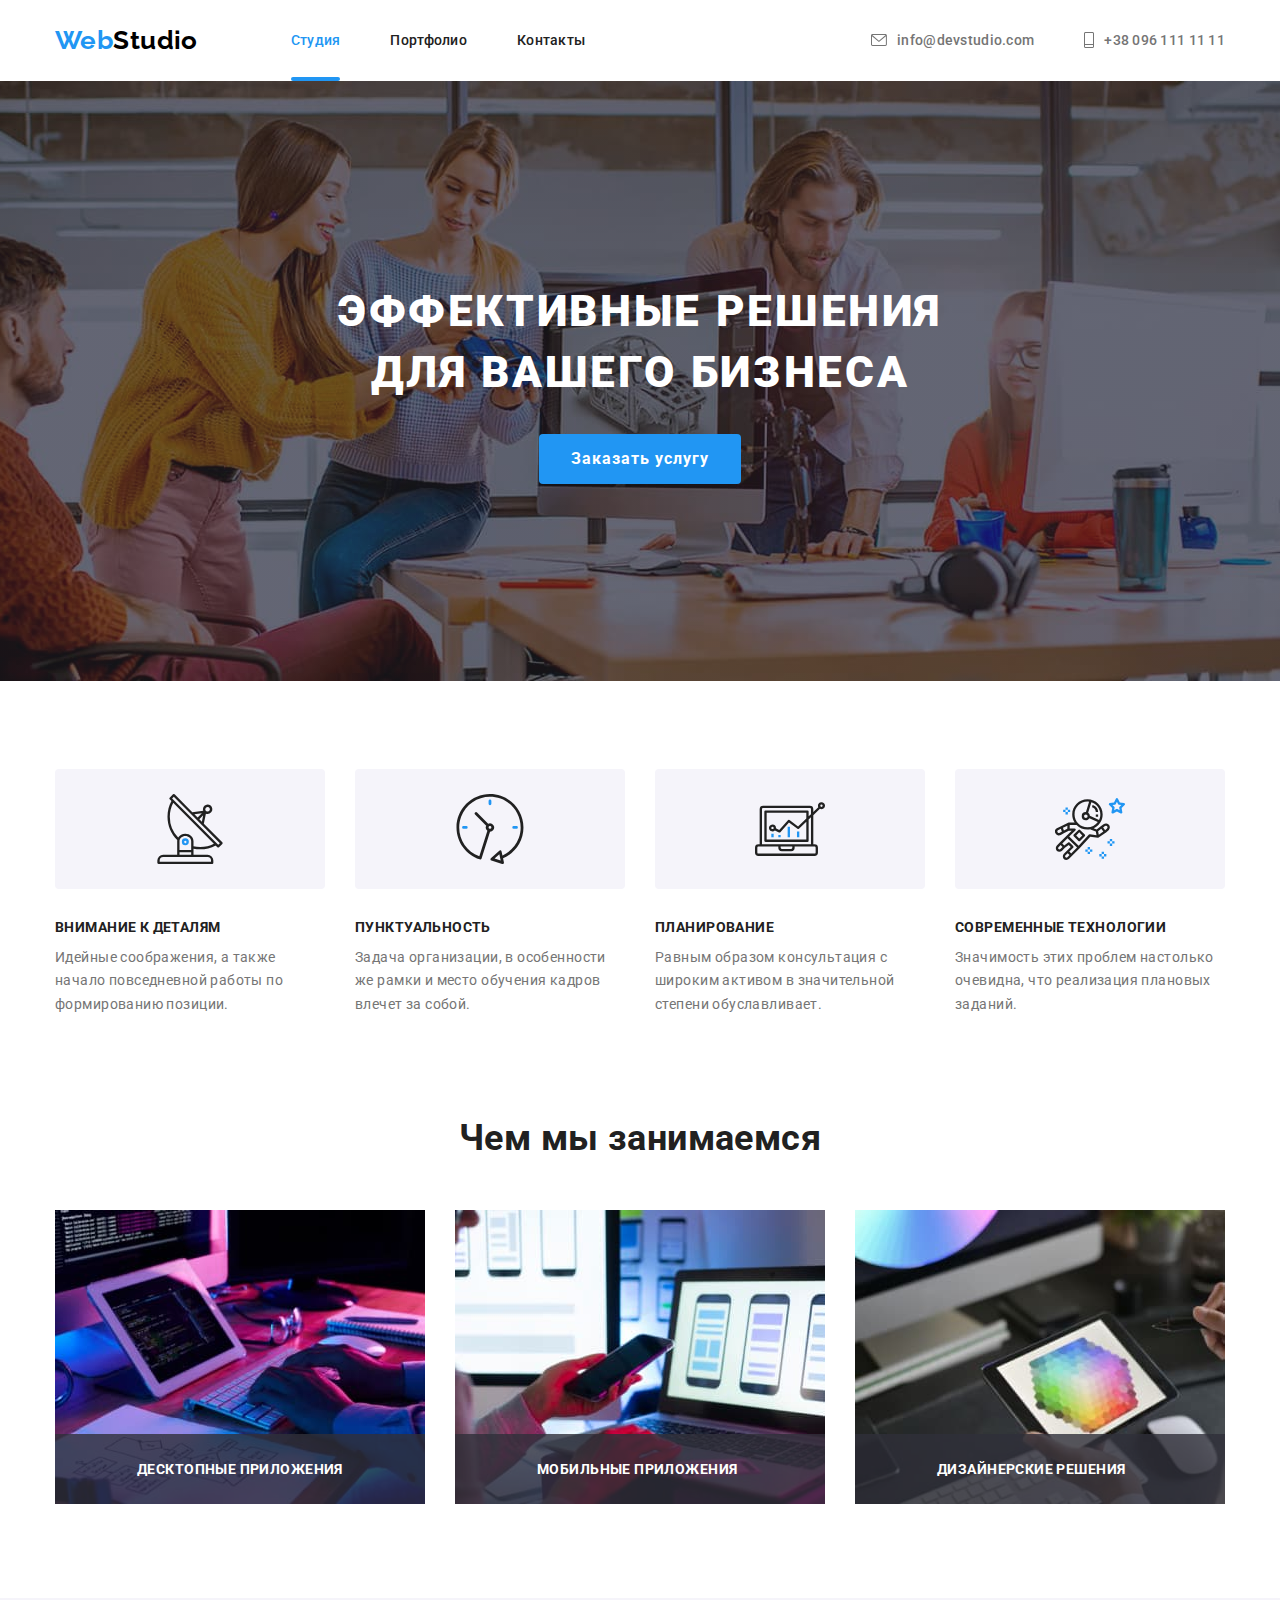
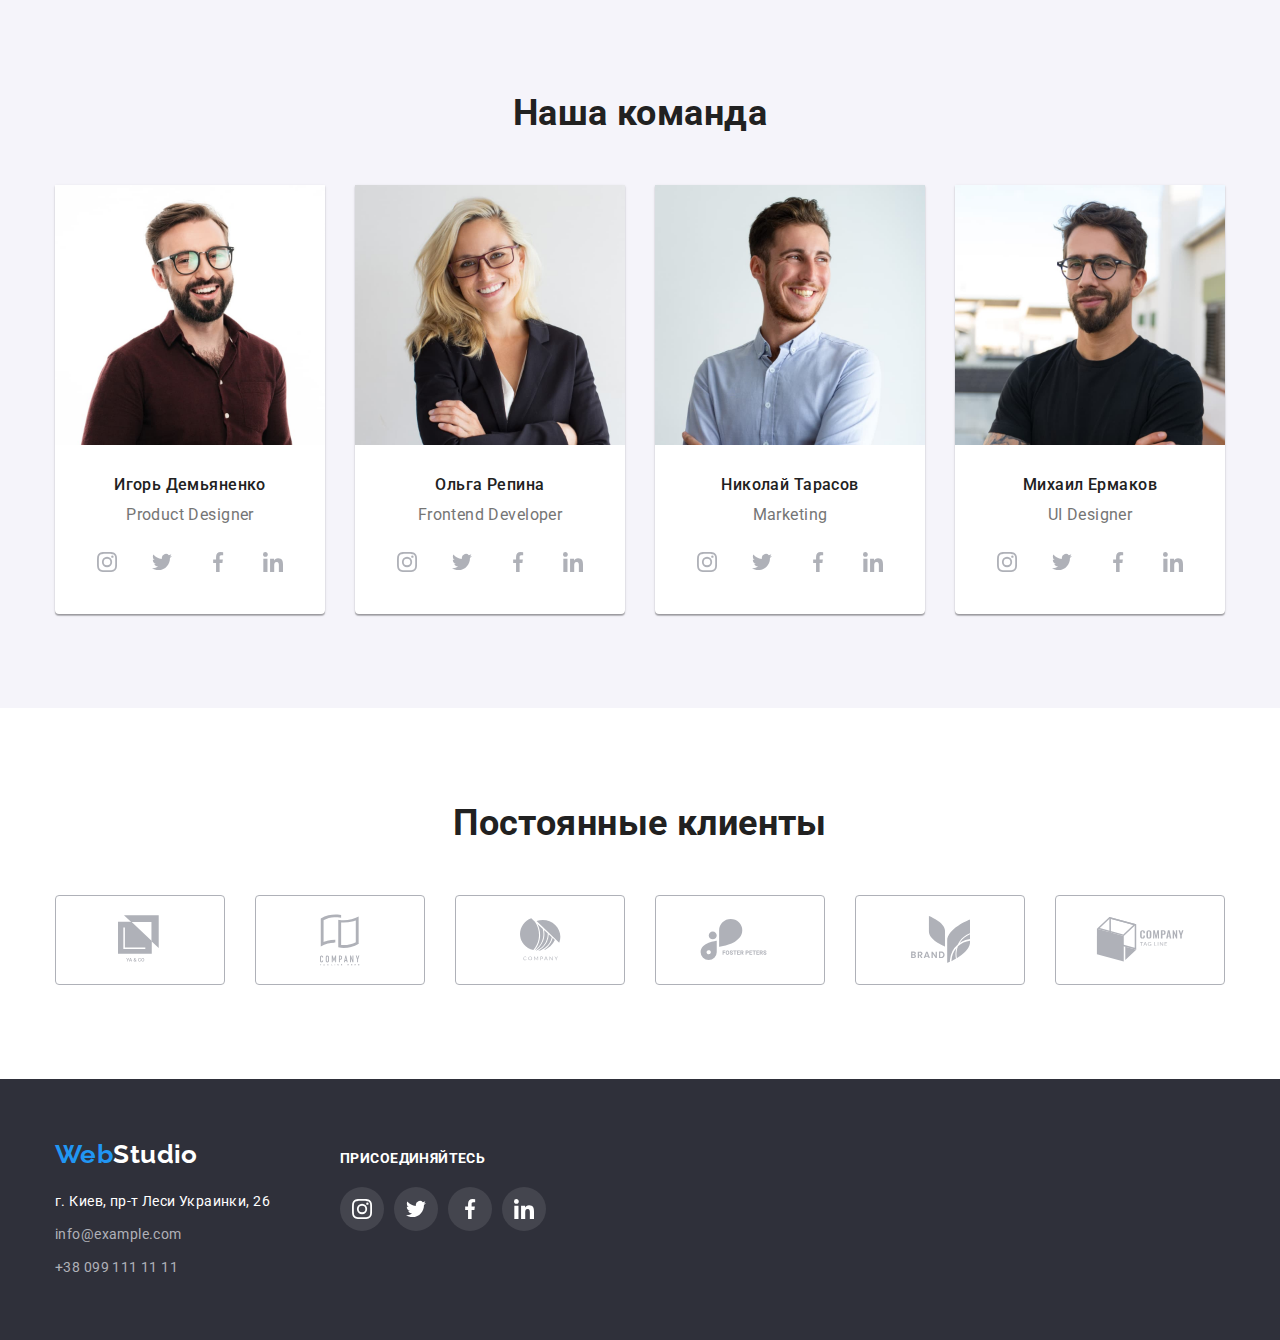
<file: index.html>
<!DOCTYPE html>
<html lang="ru">

<head>
    <meta charset="UTF-8">
    <meta name="viewport" content="width=device-width, initial-scale=1.0">
    <title lang="en">WebStudio</title>
    <link rel="stylesheet"
        href="https://cdnjs.cloudflare.com/ajax/libs/modern-normalize/1.0.0/modern-normalize.min.css">
    <link rel="preconnect" href="https://fonts.gstatic.com">
    <link
        href="https://fonts.googleapis.com/css2?family=Raleway:wght@700&family=Roboto:wght@400;500;700;900&display=swap"
        rel="stylesheet">
    <link href="./css/styles.css" rel="stylesheet">
</head>

<body>
    <!--Шапка сайта-->
    <header>
        <div class="container">
            <nav class="navigation">
                <a class="link-logo" href="./index.html" title="WebStudio">Web<span
                        class="logo-studio">Studio</span></a>
                <ul class="list nav-list">
                    <li class="current-link-item"><a class="current link" href="./index.html">Студия</a></li>
                    <li><a class="nav link" href="./portfolio.html" target="_blank">Портфолио</a></li>
                    <li><a class="nav link" href="#">Контакты</a></li>
                </ul>
            </nav>
            <ul class="contacts-list">
                <li class="item">
                    <a class="contact-link" href="mailto:info@devstudio.com" title="Написать">
                        <svg class="icon-envelope" width="16" height="12" aria-label="письмо">
                            <use href="./svg.opt/new-sprite.svg#icon-envelope"></use>
                        </svg>
                        info@devstudio.com
                    </a>
                </li>
                
                <li class="item">
                    <a class="contact-link" href="tel:+380961111111" title="Позвонить"> 
                        <svg class="icon-smartphone" width="10" height="16" aria-label="телефон">
                            <use href="./svg.opt/new-sprite.svg#icon-smartphone"></use>
                        </svg>
                        +38 096 111 11 11
                    </a>
                </li>
            </ul>
        </div>
    </header>
    <!--Основная информация-->
    <main>
        <!--Hero-->
        <section class="hero overlay">
            <div class="container">
                <div class="hero-info">
                    <h1 class="hero-title">Эффективные решения для вашего бизнеса</h1>
                    <button class="hero-button" type="button" title="Сделать заказ" data-modal-open>Заказать услугу</button>
                </div>
            </div>
        </section>

        <section class="strengths">
            <div class="container">
                <h2 class="visually-hidden">Наши сильные стороны</h2>
                <ul class="descript-list">
                    <li class="descript-list-item">
                        <div class="descript-picture">
                            <svg class="descript-picture-item" width="70" height="70">
                                <use href="./svg.opt/new-sprite.svg#icon-antenna"></use>
                            </svg>
                        </div>
                        <h3 class="descript-list-title">Внимание к деталям</h3>
                        <p class="descript-list-text">Идейные соображения, а также начало повседневной работы по
                            формированию позиции.
                        </p>

                    </li>
                    <li class="descript-list-item">
                        <div class="descript-picture">
                            <svg class="descript-picture-item" width="70" height="70">
                                <use href="./svg.opt/new-sprite.svg#icon-clock"></use>
                            </svg>
                        </div>
                        <h3 class="descript-list-title">Пунктуальность</h3>
                        <p class="descript-list-text">Задача организации, в особенности же рамки и место обучения кадров
                            влечет за собой.
                        </p>
                    </li>
                    <li class="descript-list-item">
                        <div class="descript-picture">
                            <svg class="descript-picture-item" width="70" height="70">
                                <use href="./svg.opt/new-sprite.svg#icon-diagram"></use>
                            </svg>
                        </div>
                        <h3 class="descript-list-title">Планирование</h3>
                        <p class="descript-list-text">Равным образом консультация с широким активом в значительной
                            степени обуславливает.
                        </p>
                    </li>
                    <li class="descript-list-item">
                        <div class="descript-picture">
                            <svg class="descript-picture-item" width="70" height="70">
                                <use href="./svg.opt/new-sprite.svg#icon-astronaut"></use>
                            </svg>
                        </div>
                        <h3 class="descript-list-title">Современные технологии</h3>
                        <p class="descript-list-text">Значимость этих проблем настолько очевидна, что реализация
                            плановых заданий.
                        </p>
                    </li>
                </ul>
            </div>
        </section>

        <section class="tasks">
            <div class="container">
                <h2 class="section-title">Чем мы занимаемся</h2>
                <ul class="pictures-list">
                    <li class="pictures-list-item">
                            <img class="pictures-list-photo" src="./img/photo1.jpg" alt="Программист пишет код" width="370" height="294">
                        <div class="pictures-list-box">
                            <p class="pictures-list-text">Десктопные приложения</p>
                        </div>
                    </li>
                    <li class="pictures-list-item">
                        <img class="pictures-list-photo" src="./img/photo2.jpg" alt="Дизайнеры разрабатывают интерфейс приложения" width="370" height="294">
                        <div class="pictures-list-box">
                            <p class="pictures-list-text">Мобильные приложения</p>
                        </div>
                    </li>
                    <li class="pictures-list-item">
                        <img class="pictures-list-photo" src="./img/photo3.jpg" alt="Вебдизайнер работает с цветом на графическом планшете" width="370" height="294">
                        <div class="pictures-list-box">
                            <p class="pictures-list-text">Дизайнерские решения</p>
                        </div>
                    </li>
                </ul>
            </div>
        </section>
        <section class="our-team">
            <div class="container">
                <h2 class="section-title">Наша команда</h2>
                <ul class="team-list">
                    <li class="worker-info-item">
                        <img class="worker-photo" src="./img/Игорь.jpg" alt="Игорь Демьяненко" height="260" width="270"
                            title="Product Designer">
                        <div class="card-info">
                            <h3 class="worker-name">Игорь Демьяненко</h3>
                            <p class="worker-position" lang="en">Product Designer</p>
                            <ul class="social-list">
                                <li class="social-list-item">
                                    <a href="" class="social-list-link">
                                        <svg class="social-list-icon">
                                            <use href="./svg.opt/new-sprite.svg#icon-instagram"></use>
                                        </svg>
                                    </a>
                                </li>
                                <li class="social-list-item">
                                    <a href="" class="social-list-link">
                                        <svg class="social-list-icon">
                                            <use href="./svg.opt/new-sprite.svg#icon-twitter"></use>
                                        </svg>
                                    </a>
                                </li>
                                <li class="social-list-item">
                                    <a href="" class="social-list-link">
                                        <svg class="social-list-icon">
                                            <use href="./svg.opt/new-sprite.svg#icon-facebook"></use>
                                        </svg>
                                    </a>
                                </li>
                                <li class="social-list-item">
                                    <a href="" class="social-list-link">
                                        <svg class="social-list-icon">
                                            <use href="./svg.opt/new-sprite.svg#icon-linkedin"></use>
                                        </svg>
                                    </a>
                                </li>
                            </ul>
                        </div>

                    </li>
                    <li class="worker-info-item">
                        <img class="worker-photo" src="./img/Ольга.jpg" alt="Ольга Репина" height="260" width="270"
                            title="Frontend Developer">
                        <div class="card-info">
                            <h3 class="worker-name">Ольга Репина</h3>
                            <p class="worker-position" lang="en">Frontend Developer</p>
                            <ul class="social-list">
                                <li class="social-list-item">
                                    <a href="" class="social-list-link">
                                        <svg class="social-list-icon">
                                            <use href="./svg.opt/new-sprite.svg#icon-instagram"></use>
                                        </svg>
                                    </a>
                                </li>
                                <li class="social-list-item">
                                    <a href="" class="social-list-link">
                                        <svg class="social-list-icon">
                                            <use href="./svg.opt/new-sprite.svg#icon-twitter"></use>
                                        </svg>
                                    </a>
                                </li>
                                <li class="social-list-item">
                                    <a href="" class="social-list-link">
                                        <svg class="social-list-icon">
                                            <use href="./svg.opt/new-sprite.svg#icon-facebook"></use>
                                        </svg>
                                    </a>
                                </li>
                                <li class="social-list-item">
                                    <a href="" class="social-list-link">
                                        <svg class="social-list-icon">
                                            <use href="./svg.opt/new-sprite.svg#icon-linkedin"></use>
                                        </svg>
                                    </a>
                                </li>
                            </ul>
                        </div>
                    </li>

                    <li class="worker-info-item">
                        <img class="worker-photo" src="./img/Николай.jpg" alt="Николай Тарасов" height="260" width="270"
                            title="Marketing">
                        <div class="card-info">
                            <h3 class="worker-name">Николай Тарасов</h3>
                            <p class="worker-position" lang="en">Marketing</p>
                            <ul class="social-list">
                                <li class="social-list-item">
                                    <a href="" class="social-list-link">
                                        <svg class="social-list-icon">
                                            <use href="./svg.opt/new-sprite.svg#icon-instagram"></use>
                                        </svg>
                                    </a>
                                </li>
                                <li class="social-list-item">
                                    <a href="" class="social-list-link">
                                        <svg class="social-list-icon">
                                            <use href="./svg.opt/new-sprite.svg#icon-twitter"></use>
                                        </svg>
                                    </a>
                                </li>
                                <li class="social-list-item">
                                    <a href="" class="social-list-link">
                                        <svg class="social-list-icon">
                                            <use href="./svg.opt/new-sprite.svg#icon-facebook"></use>
                                        </svg>
                                    </a>
                                </li>
                                <li class="social-list-item">
                                    <a href="" class="social-list-link">
                                        <svg class="social-list-icon">
                                            <use href="./svg.opt/new-sprite.svg#icon-linkedin"></use>
                                        </svg>
                                    </a>
                                </li>
                            </ul>
                        </div>
                    </li>
                    
                    <li class="worker-info-item">
                        <img class="worker-photo" src="./img/Михаил.jpg" alt="Михаил Ермаков" height="260" width="270"
                            title="UI Designer">
                        <div class="card-info">
                            <h3 class="worker-name">Михаил Ермаков</h3>
                            <p class="worker-position" lang="en">UI Designer</p>
                            <ul class="social-list">
                                <li class="social-list-item">
                                    <a href="" class="social-list-link">
                                        <svg class="social-list-icon">
                                            <use href="./svg.opt/new-sprite.svg#icon-instagram"></use>
                                        </svg>
                                    </a>
                                </li>
                                <li class="social-list-item">
                                    <a href="" class="social-list-link">
                                        <svg class="social-list-icon">
                                            <use href="./svg.opt/new-sprite.svg#icon-twitter"></use>
                                        </svg>
                                    </a>
                                </li>
                                <li class="social-list-item">
                                    <a href="" class="social-list-link">
                                        <svg class="social-list-icon">
                                            <use href="./svg.opt/new-sprite.svg#icon-facebook"></use>
                                        </svg>
                                    </a>
                                </li>
                                <li class="social-list-item">
                                    <a href="" class="social-list-link">
                                        <svg class="social-list-icon">
                                            <use href="./svg.opt/new-sprite.svg#icon-linkedin"></use>
                                        </svg>
                                    </a>
                                </li>
                            </ul>
                        </div>
                    </li>
                </ul>
            </div>
        </section>

        <section class="clients">
            <div class="container">
                <h2 class="section-title">Постоянные клиенты</h2>
                <ul class="clients-list">
                    <li class="clients-list-item">
                        <a href="" class="clients-list-link">
                            <svg class="clients-list-icon" width="45px" height="50px">
                                <use href="./svg.opt/new-sprite.svg#icon-client_1"></use>
                            </svg>
                        </a>
                    </li>
                    <li class="clients-list-item">
                        <a href="" class="clients-list-link">
                            <svg class="clients-list-icon" width="40" height="52">
                                <use href="./svg.opt/new-sprite.svg#icon-client_2"></use>
                            </svg>
                        </a>
                    </li>
                    <li class="clients-list-item">
                        <a href="" class="clients-list-link">
                            <svg class="clients-list-icon" width="41" height="43">
                                <use href="./svg.opt/new-sprite.svg#icon-client_3" ></use>
                            </svg>
                        </a>
                    </li>
                    <li class="clients-list-item">
                        <a href="" class="clients-list-link">
                            <svg class="clients-list-icon" width="80" height="42">
                                <use href="./svg.opt/new-sprite.svg#icon-client_4"></use>
                            </svg>
                        </a>
                    </li>
                    <li class="clients-list-item">
                        <a href="" class="clients-list-link">
                            <svg class="clients-list-icon" width="59" height="47">
                                <use href="./svg.opt/new-sprite.svg#icon-client_5"></use>
                            </svg>
                        </a>
                    </li>
                    <li class="clients-list-item">
                        <a href="" class="clients-list-link">
                            <svg class="clients-list-icon" width="89" height="45">
                                <use href="./svg.opt/new-sprite.svg#icon-client_6"></use>
                            </svg>
                        </a>
                    </li>
                </ul>
            </div>
        </section>
    </main>

    <!--Подвал-->
    <footer class="footer">
        <div class="container footer-container">
            <div class="footer-address">
                <a class="link-logo" href="./index.html" title="WebStudio">Web<span
                        class="footer-logo-studio">Studio</span></a>
                <address class="address">
                    <p class="location">г. Киев, пр-т Леси Украинки, 26</p>
                    <ul class="footer-contacts-list">
                        <li class="footer-list-item">
                            <a class="footer-contact-link" href="mailto:info@example.com" title="Написать">info@example.com</a>
                        </li>
                        <li>
                            <a class="footer-contact-link" href="tel:+380991111111" title="Позвонить">+38 099 111 11 11</a>
                        </li>
                    </ul>
                </address>
            </div>
            <div class="footer-socialnet">
                <p class="footer-text">Присоединяйтесь</p>
                <ul class="list social-list">
                    <li class="social-item">
                        <a href="" class="social-link">
                            <svg class="social-icon" width="20" height="20">
                                <use href="./svg.opt/new-sprite.svg#icon-instagram"></use>
                            </svg>
                        </a>
                    </li>
            
                    <li class="social-item">
                        <a href="" class="social-link">
                            <svg class="social-icon" width="20" height="20">
                                <use href="./svg.opt/new-sprite.svg#icon-twitter"></use>
                            </svg>
                        </a>
                    </li>
                    <li class="social-item">
                        <a href="" class="social-link">
                            <svg class="social-icon" width="20" height="20">
                                <use href="./svg.opt/new-sprite.svg#icon-facebook"></use>
                            </svg>
                        </a>
                    </li>
                    <li class="social-item">
                        <a href="" class="social-link">
                            <svg class="social-icon" width="20" height="20">
                                <use href="./svg.opt/new-sprite.svg#icon-linkedin"></use>
                            </svg>
                        </a>
                    </li>
                </ul>
            </div>

        </div>
    </footer>

    <div class="backdrop is-hidden" data-modal>
        <div class="modal">
            <button type="button" class="close-button" data-modal-close>
                <svg class="btn-close-icon" width="11" height="11">
                    <use href="./svg.opt/new-sprite.svg#icon-Vector"></use>
                </svg>
            </button>
        </div>
    </div>
    
    <script src="./js/modal.js"></script>
</body>

</html>
</file>
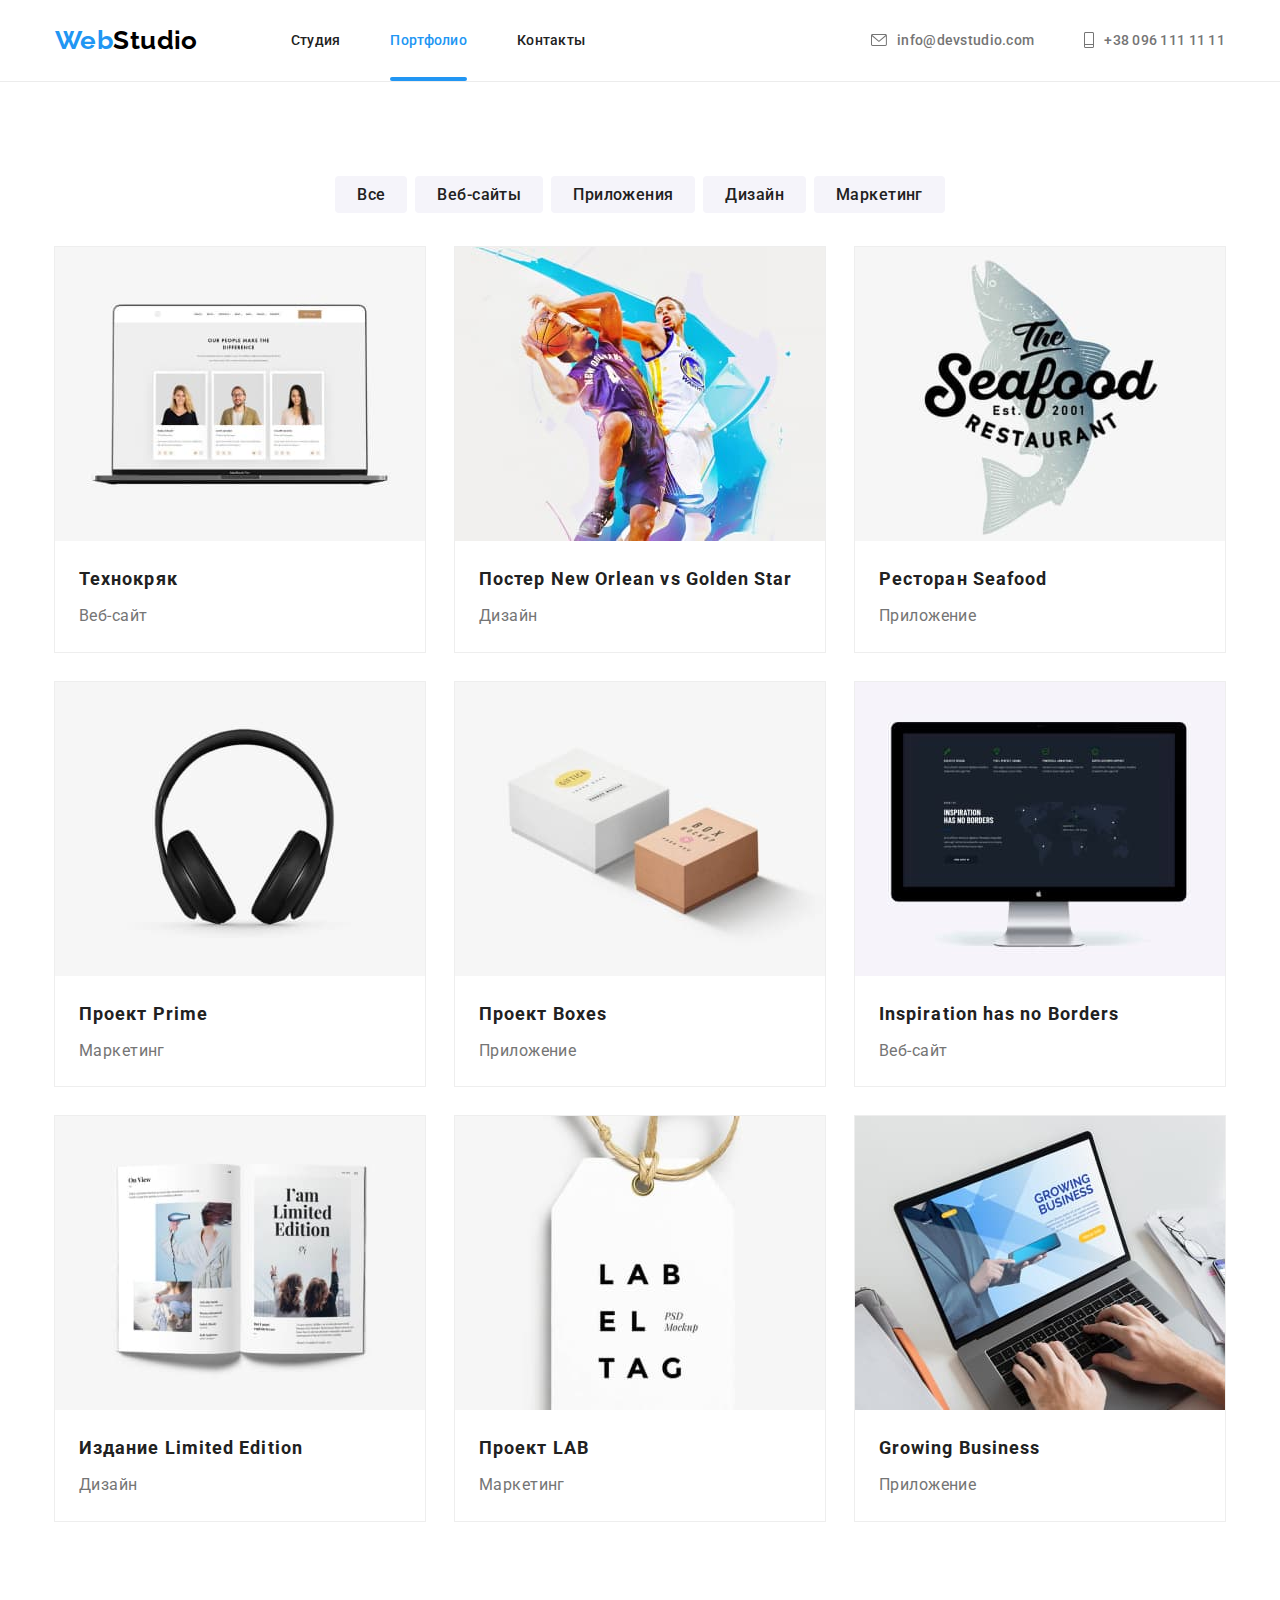
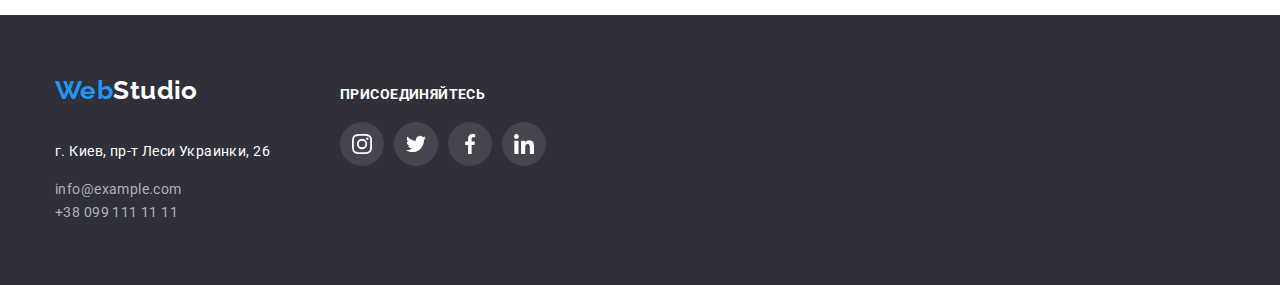
<file: portfolio.html>
<!DOCTYPE html>
<html lang="ru">

<head>
    <meta charset="UTF-8">
    <meta name="viewport" content="width=device-width, initial-scale=1.0">
    <title lang="en">Portfolio</title>
    <link rel="stylesheet"
        href="https://cdnjs.cloudflare.com/ajax/libs/modern-normalize/1.0.0/modern-normalize.min.css">
    <link rel="preconnect" href="https://fonts.gstatic.com">
    <link
        href="https://fonts.googleapis.com/css2?family=Raleway:wght@700&family=Roboto:wght@400;500;700;900&display=swap"
        rel="stylesheet">
    <link href="./css/styles.css" rel="stylesheet">
</head>

<body>
    <!--Шапка сайта-->
    <header class="header">
        <div class="container">
            <nav class="navigation">
                <a class="link-logo" href="./index.html" title="WebStudio">Web<span
                        class="logo-studio">Studio</span></a>
                <ul class="list nav-list">
                    <li><a class="nav link" href="./index.html">Студия</a></li>
                    <li class="current-link-item"><a class="current link" href="./portfolio.html">Портфолио</a></li>
                    <li><a class="nav link" href="#">Контакты</a></li>
                </ul>
            </nav>
            <ul class="contacts-list">
                <li>
                    <a class="contact-link" href="mailto:info@devstudio.com" title="Написать">
                        <svg class="icon-envelope" width="16" height="12" aria-label="письмо">
                            <use href="./svg.opt/new-sprite.svg#icon-envelope"></use>
                        </svg>
                        info@devstudio.com
                    </a>
                </li>
                <li>
                    <a class="contact-link" href="tel:+380961111111" title="Позвонить">
                        <svg class="icon-smartphone" width="10" height="16" aria-label="телефон">
                            <use href="./svg.opt/new-sprite.svg#icon-smartphone"></use>
                        </svg>
                        +38 096 111 11 11
                    </a>
                </li>
            </ul>
        </div>
    </header>
    <!--Основная информация-->
    <main>
        <section class="works">
            <!--этот заголовок будет скрыт-->
            <div class="container">
                <h1 class="visually-hidden">Фильтры</h1>
                <ul class="buttons-list">
                    <li>
                        <button class="btn-item" type="button">Все</button>
                    </li>
                    <li>
                        <button class="btn-item" type="button">Веб-сайты</button>
                    </li>
                    <li>
                        <button class="btn-item" type="button">Приложения</button>
                    </li>
                    <li>
                        <button class="btn-item" type="button">Дизайн</button>
                    </li>
                    <li>
                        <button class="btn-item" type="button">Маркетинг</button>
                    </li>
                </ul>

                <ul class="work-list">
                    <li class="working-item">
                        <a href="#" class="working-link">
                            <div class="portfolio-img">
                            <img src="./img/portfolio/site.jpg" alt="Технокряк" height="294" width="370"
                                title="Технокряк">
                                <div class="portfolio-box">
                                    <p class="portfolio-text">
                                    Технокряк это современная площадка распространения коронавируса. Компании используют эту платформу для цифрового
                                    шпионажа и атак на защищённые сервера конкурентов.
                                    </p>
                                </div>
                            </div>
                            <div class="working-descript">
                                <h2 class="working-title">Технокряк</h2>
                                <p class="working-type">Веб-сайт</p>
                            </div>
                        </a>
                    </li>
                    <li class="working-item">
                        <a href="#" class="working-link">
                            <div class="portfolio-img">
                            <img src="./img/portfolio/poster.jpg" alt="Постер New Orlean vs Golden Star" height="294"
                                width="370" title="Постер New Orlean vs Golden Star">
                                <div class="portfolio-box">
                                    <p class="portfolio-text">
                                        Технокряк это современная площадка распространения коронавируса. Компании используют эту платформу для цифрового
                                        шпионажа и атак на защищённые сервера конкурентов.
                                    </p>
                                </div>
                            </div>
                            <div class="working-descript">
                                <h2 class="working-title">Постер New Orlean vs Golden Star</h2>
                                <p class="working-type">Дизайн</p>
                            </div>
                        </a>
                    </li>
                    <li class="working-item">
                        <a href="#" class="working-link">
                            <div class="portfolio-img">
                            <img src="./img/portfolio/restaurant.jpg" alt="Ресторан Seafood" height="294" width="370"
                                title="Ресторан Seafood">
                                <div class="portfolio-box">
                                    <p class="portfolio-text">
                                        Технокряк это современная площадка распространения коронавируса. Компании используют эту платформу для цифрового
                                        шпионажа и атак на защищённые сервера конкурентов.
                                    </p>
                                </div>
                            </div>
                            
                            <div class="working-descript">
                                <h2 class="working-title">Ресторан Seafood</h2>
                                <p class="working-type">Приложение</p>
                            </div>
                        </a>
                    </li>
                    <li class="working-item">
                        <a href="#" class="working-link">
                            <div class="portfolio-img">
                                <img src="./img/portfolio/prime.jpg" alt="Проект Prime" height="294" width="370"
                                title="Проект Prime">
                                <div class="portfolio-box">
                                    <p class="portfolio-text">
                                        Технокряк это современная площадка распространения коронавируса. Компании используют эту платформу для цифрового
                                        шпионажа и атак на защищённые сервера конкурентов.
                                    </p>
                            </div>
                            </div>
                            
                            <div class="working-descript">
                                <h2 class="working-title">Проект Prime</h2>
                                <p class="working-type">Маркетинг</p>
                            </div>
                        </a>
                    </li>
                    <li class="working-item">
                        <a href="#" class="working-link">
                            <div class="portfolio-img">
                                <img src="./img/portfolio/boxes.jpg" alt="Проект Boxes" height="294" width="370"
                                title="Проект Boxes">
                                <div class="portfolio-box">
                                    <p class="portfolio-text">
                                        Технокряк это современная площадка распространения коронавируса. Компании используют эту платформу для цифрового
                                        шпионажа и атак на защищённые сервера конкурентов.
                                    </p>
                                </div>
                            </div>
                            <div class="working-descript">
                                <h2 class="working-title">Проект Boxes</h2>
                                <p class="working-type">Приложение</p>
                            </div>
                        </a>
                    </li>
                    <li class="working-item">
                        <a href="#" class="working-link">
                            <div class="portfolio-img">
                                <img src="./img/portfolio/Inspiration.jpg" alt="Inspiration has no Borders" height="294"
                                width="370" title="Inspiration has no Borders">
                                <div class="portfolio-box">
                                    <p class="portfolio-text">
                                        Технокряк это современная площадка распространения коронавируса. Компании используют эту платформу для цифрового
                                        шпионажа и атак на защищённые сервера конкурентов.
                                    </p>
                                </div>
                            </div>
                            <div class="working-descript">
                                <h2 class="working-title" lang="en">Inspiration has no Borders</h2>
                                <p class="working-type">Веб-сайт</p>
                            </div>
                        </a>
                    </li>
                    <li class="working-item">
                        <a href="#" class="working-link">
                            <div class="portfolio-img">
                            <img src="./img/portfolio/edition.jpg" alt="Издание Limited Edition" height="294"
                                width="370" title="Издание Limited Edition">
                                <div class="portfolio-box">
                                    <div class="portfolio-box">
                                        <p class="portfolio-text">
                                            Технокряк это современная площадка распространения коронавируса. Компании используют эту платформу для цифрового
                                            шпионажа и атак на защищённые сервера конкурентов.
                                        </p>
                                    </div>
                                </div>
                            </div>
                            <div class="working-descript">
                                <h2 class="working-title">Издание Limited Edition</h2>
                                <p class="working-type">Дизайн</p>
                            </div>
                        </a>
                    </li>
                    <li class="working-item">
                        <a href="#" class="working-link">
                            <div class="portfolio-img">
                            <img src="./img/portfolio/LAB.jpg" alt="Проект LAB" height="294" width="370"
                                title="Проект LAB">
                                <div class="portfolio-box">
                                    <p class="portfolio-text">
                                        Технокряк это современная площадка распространения коронавируса. Компании используют эту платформу для цифрового
                                        шпионажа и атак на защищённые сервера конкурентов.
                                    </p>
                                </div>
                            </div>
                            <div class="working-descript">
                                <h2 class="working-title">Проект LAB</h2>
                                <p class="working-type">Маркетинг</p>
                            </div>
                        </a>
                    </li>
                    <li class="working-item">
                        <a href="#" class="working-link">
                            <div class="portfolio-img">
                            <img src="./img/portfolio/business.jpg" alt="Growing Business" height="294" width="370"
                                title="Growing Business">
                                <div class="portfolio-box">
                                    <p class="portfolio-text">
                                        Технокряк это современная площадка распространения коронавируса. Компании используют эту платформу для цифрового
                                        шпионажа и атак на защищённые сервера конкурентов.
                                    </p>
                                </div>
                            </div>
                            <div class="working-descript">
                                <h2 class="working-title" lang="en">Growing Business</h2>
                                <p class="working-type">Приложение</p>
                            </div>
                        </a>
                    </li>
                </ul>
            </div>
        </section>
    </main>

    <!--Подвал-->
    <footer class="footer">
        <div class="container footer-container">
            <div class="footer-address">
                <a class="link-logo" href="./index.html" title="WebStudio">Web<span
                        class="footer-logo-studio">Studio</span>
                </a>
                <address class="address">
                    <p>г. Киев, пр-т Леси Украинки, 26</p>
                    <ul class="footer-contacts-list">
                        <li><a class="footer-contact-link" href="mailto:info@example.com"
                                title="Написать">info@example.com</a></li>
                        <li><a class="footer-contact-link" href="tel:+380991111111" title="Позвонить">+38 099 111 11 11</a>
                        </li>
                    </ul>
                </address>
            </div>

            <div class="footer-socialnet">
                <p class="footer-text">Присоединяйтесь</p>
                <ul class="list social-list">
                    <li class="social-item">
                        <a href="" class="social-link">
                            <svg class="social-icon" width="20" height="20">
                                <use href="./svg.opt/new-sprite.svg#icon-instagram"></use>
                            </svg>
                        </a>
                    </li>
            
                    <li class="social-item">
                        <a href="" class="social-link">
                            <svg class="social-icon" width="20" height="20">
                                <use href="./svg.opt/new-sprite.svg#icon-twitter"></use>
                            </svg>
                        </a>
                    </li>
                    <li class="social-item">
                        <a href="" class="social-link">
                            <svg class="social-icon" width="20" height="20">
                                <use href="./svg.opt/new-sprite.svg#icon-facebook"></use>
                            </svg>
                        </a>
                    </li>
                    <li class="social-item">
                        <a href="" class="social-link">
                            <svg class="social-icon" width="20" height="20">
                                <use href="./svg.opt/new-sprite.svg#icon-linkedin"></use>
                            </svg>
                        </a>
                    </li>
                </ul>
            </div>

        </div>
    </footer>
</body>

</html>
</file>
<file: css/styles.css>
:root {
  --text-color: #757575;
  --title-color: #212121;
  --accent-color: #2196f3;
  --hero-title-color: #ffffff;
  --hero-background-color: #2f303a;
  --team-background-color: #f5f4fa;
  --logo-black-color: #000000;
  --footer-background-color: #2f303a;
  --footer-email-tel: #afb1b8;
  --portfolio-box-width: 370px;
  --working-title: #212121;
  --color-border-portfolio: #eeeeee;
  --header-border-color: #ececec;
}

body {
  font-family: Roboto, sans-serif;
  font-weight: 400;
  font-size: 14px;
  line-height: 1.2;
  letter-spacing: 0.03em;
  background-color: var(--hero-title-color);
  color: var(--text-color);
}

.address {
  font-style: normal;
}

/* ========== COMPONENTS ========== */

.visually-hidden {
  position: absolute;
  clip: rect(1px 1px 1px 1px); /* IE6, IE7 */
  clip: rect(1px, 1px, 1px, 1px);
  padding: 0;
  border: 0;
  height: 1px;
  width: 1px;
  overflow: hidden;
}

[class*="link"] {
  text-decoration: none;
  display: block;
  transition: all 250ms cubic-bezier(0.4, 0, 0.2, 1);
}

[class*="list"] {
  list-style: none;
  margin: 0;
  padding: 0;
}

button {
  cursor: pointer;
  padding: 0;
  border: none;
  font: inherit;
}

/* ========== END COMPONENTS ========== */

/* ========== HEADER ========== */

.navigation {
  font-weight: 500;
  display: flex;
  align-items: center;
}

.link-logo {
  font-family: Raleway;
  font-weight: 700;
  font-size: 26px;
  color: var(--accent-color);
}

.logo-studio {
  color: var(--logo-black-color);
}

.nav-list,
.contact-link {
  letter-spacing: 0.02em;
  display: flex;
}

.nav-list > li:not(:last-child),
.contacts-list > li:not(:last-child) {
  margin-right: 50px;
}

.nav.link {
  color: var(--title-color);
  display: flex;
}

.navigation > .link-logo {
  margin-right: 93px;
}

.navigation .link {
  display: block;
  padding: 24px 0px;
}

.nav-list .link,
.contacts-list .link {
  display: block;
  padding-top: 32px;
  padding-bottom: 32px;
}

.contacts-list {
  display: flex;
}

.current,
.nav.link:hover,
.nav.link:focus,
.contact-link:hover,
.contact-link:focus,
.footer-contact-link:hover,
.footer-contact-link:focus {
  color: var(--accent-color);
}

.descript-list-title,
.section-title {
  font-weight: 700;
  color: var(--title-color);
}

.contact-link {
  font-weight: 500;
  color: inherit;
  padding-top: 32px;
  padding-bottom: 32px;
  display: flex;
  justify-content: center;
  align-items: center;
  fill: currentColor;
}

.icon-smartphone,
.icon-envelope {
  margin-right: 10px;
  transition: fill 250ms cubic-bezier(0.4, 0, 0.2, 1);
}

.contact-link:hover .icon-smartphone,
.contact-link:focus .icon-smartphone {
  fill: var(--accent-color);
}

.contact-link:hover .icon-envelope,
.contact-link:focus .icon-envelope {
  fill: var(--accent-color);
}

.header {
  border-bottom: 1px solid var(--header-border-color);
}

.container {
  width: 1200px;
  padding-left: 15px;
  padding-right: 15px;
  text-align: center;
  margin-right: auto;
  margin-left: auto;
}

header > .container {
  display: flex;
  justify-content: space-between;
  align-items: center;
}

.current-link-item {
  position: relative;
}

.current-link-item::after {
  content: "";

  position: absolute;
  bottom: 0;
  right: 0;
  background-color: #2196f3;
  border-radius: 2px;

  width: 100%;
  height: 4px;
}

/* ========== END HEADER ========== */

/* ========== HERO ========== */

.hero.overlay {
  max-width: 1600px;
  height: 600px;
  margin: 0 auto;
  background-image: linear-gradient(
      to right,
      rgba(47, 48, 58, 0.4),
      rgba(47, 48, 58, 0.4)
    ),
    url("../img/bgImg.jpg");
  background-repeat: no-repeat;
  background-size: cover;
  background-position: center;
  background-color: #2f303a;
}

.hero {
  background-color: var(--hero-background-color);
  text-align: center;
  padding-top: 200px;
  padding-bottom: 200px;
}

.hero-info {
  margin-left: auto;
  margin-right: auto;
  width: 696px;
}

.hero-title,
.hero-button {
  letter-spacing: 0.06em;
  color: var(--hero-title-color);
}

.hero-title {
  font-weight: 900;
  font-size: 44px;
  line-height: 1.4;
  text-transform: uppercase;
  margin-top: 0;
  margin-bottom: 30px;
  padding: 0;
}

.hero-button {
  font-family: inherit;
  font-weight: 700;
  font-size: 16px;
  line-height: 1.9;
  background-color: var(--accent-color);
  border-radius: 4px;
  padding: 10px 32px;
}
/* ========== END HERO ========== */

/* ========== OUR STRENGTHS ========== */

.descript-list-title {
  font-size: inherit;
  text-transform: uppercase;
  margin-bottom: 10px;
}

.descript-list-text {
  line-height: 1.7;
  margin-top: 0;
  margin-bottom: 0;
}

.strengths {
  padding-top: 88px;
  padding-bottom: 100px;
}

.strengths > .container {
  text-align: left;
}

.descript-list > li {
  width: calc((100% - (3 * 30px)) / 4);
}

.descript-list {
  display: flex;
}

.descript-list > li:not(:last-child) {
  margin-right: 30px;
}

.descript-picture {
  display: flex;
  align-items: center;
  justify-content: center;
  width: 100%;
  height: 120px;
  background-color: #f5f4fa;
  border-radius: 4px;
  margin-bottom: 30px;
}

/* ========== END OUR STRENGTHS ========== */

/* ========== WHAT WE DO ========== */

.tasks {
  padding-bottom: 94px;
}

.section-title {
  font-size: 36px;
  margin-bottom: 50px;
}

.pictures-list {
  display: flex;
  margin-top: 50px;
}

.pictures-list > li:not(:last-child) {
  margin-right: 30px;
}

.pictures-list-item {
  width: 370px;
}

.pictures-list-photo {
  display: block;
}

.pictures-list-item {
  position: relative;
}

.pictures-list-box {
  position: absolute;

  width: 100%;
  height: 70px;
  bottom: 0;
  left: 0;
  background-color: rgba(47, 48, 58, 0.8);
}

.pictures-list-text {
  position: absolute;
  padding: 27px 82px;
  font-style: normal;
  font-weight: bold;
  font-size: 14px;
  line-height: 16px;
  text-align: center;
  letter-spacing: 0.03em;
  text-transform: uppercase;
  color: var(--hero-title-color);
}

/* ========== END WHAT WE DO ========== */

/* ========== OUR TEAM ========== */
.our-team > .container {
  margin-bottom: 0;
}

.our-team {
  background-color: var(--team-background-color);
  padding-top: 94px;
  padding-bottom: 94px;
}

.section-title {
  margin: 0;
}

.team-list {
  display: flex;
  margin-top: 50px;
}

.team-list > li {
  background-color: var(--hero-title-color);
  box-shadow: 0px 1px 3px rgba(0, 0, 0, 0.12), 0px 1px 1px rgba(0, 0, 0, 0.14),
    0px 2px 1px rgba(0, 0, 0, 0.2);
  border-radius: 0px 0px 4px 4px;
}

.team-list > li:not(:last-child) {
  margin-right: 30px;
}

.worker-photo {
  display: block;
}

.worker-name,
.worker-position {
  font-size: 16px;
}

.worker-name {
  font-weight: 500;
  color: var(--title-color);
  margin-top: 0;
  margin-bottom: 10px;
}

.worker-position {
  text-transform: capitalize;
  margin-top: 0;
  margin-bottom: 16px;
}

.worker-info-item {
  background-color: var(--hero-title-color);
  width: 270px;
}

.card-info {
  padding: 30px;
}

.social-list-icon {
  width: 20px;
  height: 20px;
  transition: fill 250ms cubic-bezier(0.4, 0, 0.2, 1);
}

.social-list-link {
  width: 100%;
  height: 100%;
  background-color: var(--hero-title-color);
  border-radius: 50%;
  display: flex;
  justify-content: center;
  align-items: center;
  fill: var(--footer-email-tel);
}

.social-list-link:hover,
.social-list-link:focus {
  background-color: var(--accent-color);
}

.social-list {
  display: flex;
  justify-content: center;
  padding-top: 16px;
}

.social-list-item {
  width: 44px;
  height: 44px;
}

.social-list-item:not(:last-child) {
  margin-right: 10px;
}

.social-list-link:hover .social-list-icon,
.social-list-link:focus .social-list-icon {
  fill: var(--hero-title-color);
}

/* ========== END OUR TEAM ========== */

/* ========== OUR CLIENTS ========== */

.clients {
  padding-top: 94px;
  padding-bottom: 94px;
}

.clients-list {
  margin-top: 50px;
}

.clients-list {
  display: flex;
  justify-content: space-between;
}

.clients-list-item {
  width: 170px;
  height: 90px;
}

.clients-list-link {
  width: 100%;
  height: 100%;
  border: 1px solid;
  border-color: var(--footer-email-tel);
  box-sizing: border-box;
  border-radius: 4px;
  display: flex;
  justify-content: center;
  align-items: center;
  fill: var(--footer-email-tel);
}

.clients-list-link:hover,
.clients-list-link:focus {
  border-color: var(--accent-color);
}

.clients-list-icon {
  transition: fill 250ms cubic-bezier(0.4, 0, 0.2, 1);
}

.clients-list-link:hover .clients-list-icon,
.clients-list-link:focus .clients-list-icon {
  fill: var(--accent-color);
}

/* ========== END OUR CLIENTS ========== */

/* ========== FOOTER ========== */

.footer {
  background-color: var(--footer-background-color);
  padding-top: 60px;
  padding-bottom: 60px;
}

.location {
  margin: 0;
}

.footer .link-logo {
  display: inline-block;
  margin-bottom: 20px;
}

.footer > .container {
  text-align: left;
}

.footer-logo-studio,
.address {
  color: var(--hero-title-color);
}

.address,
.footer-contact-link {
  line-height: 1.7;
  font-size: 14px;
  letter-spacing: 0.03em;
  font-style: normal;
  display: block;
}

.footer-contact-link {
  color: var(--footer-email-tel);
  display: inline-block;
}

.location,
.footer-list-item {
  margin-bottom: 9px;
}

.footer-container {
  display: flex;
  align-items: baseline;
}

.footer-address {
  margin-right: 70px;
}

.footer-socialnet {
  width: 206px;
}

.footer-text {
  font-size: 14px;
  font-weight: 700;
  text-transform: uppercase;
  color: var(--hero-title-color);
  margin-bottom: 20px;
  margin-top: 0;
}

.social-link {
  width: 100%;
  height: 100%;
  background-color: rgba(255, 255, 255, 0.1);
  border-radius: 50%;
  display: flex;
  justify-content: center;
  align-items: center;
  fill: var(--hero-title-color);
}

.social-item {
  width: 44px;
  height: 44px;
}

.social-link:hover,
.social-link:focus {
  background-color: var(--accent-color);
}

.social-list {
  display: flex;
  justify-content: space-between;
  padding: 0;
}

.social-icon {
  width: 20px;
  height: 20px;
}

/* ========== END FOOTER ========== */

/* ========== PORTFOLIO ========== */

.works {
  padding-top: 94px;
  padding-bottom: 94px;
}

.buttons-list {
  display: flex;
  justify-content: center;
  margin-bottom: 34px;
}

.buttons-list > li:not(:last-child) {
  margin-right: 8px;
}

.btn-item {
  padding: 6px 22px;
  font-family: inherit;
  font-weight: 500;
  font-size: 16px;
  line-height: 1.6;
  letter-spacing: inherit;
  border-radius: 4px;
  border: none;
  color: var(--title-color);
  background-color: var(--team-background-color);
  transition: 250ms cubic-bezier(0.4, 0, 0.2, 1);
}

.btn-item:focus,
.btn-item:hover {
  color: var(--hero-title-color);
  background-color: var(--accent-color);
  box-shadow: 0px 3px 1px rgba(0, 0, 0, 0.1), 0px 1px 2px rgba(0, 0, 0, 0.08),
    0px 2px 2px rgba(0, 0, 0, 0.12);
}

.work-list {
  display: flex;
  flex-wrap: wrap;
}

.working-item {
  margin-right: 30px;
  margin-bottom: 30px;
  width: 370px;
  outline: 1px solid var(--color-border-portfolio);
}

.working-item > .link,
.working-item img {
  display: block;
}

.working-item:nth-child(3n) {
  margin-right: 0;
}

.working-item:nth-last-child(-n + 3) {
  margin-bottom: 0;
}

.working-title {
  font-size: 18px;
  line-height: 2;
  letter-spacing: 0.06em;
  color: var(--working-title);
  margin: 0;
  margin-bottom: 4px;
}

.working-type {
  font-size: 16px;
  line-height: 1.9;
  color: var(--text-color);
  margin-top: 0;
  margin-bottom: 0;
}

.working-descript {
  text-align: left;
  padding: 20px 24px;
}

.working-item {
  width: var(--portfolio-box-width);
  background: var(--hero-title-color);
}

.working-link:hover,
.working-link:focus {
  box-shadow: 0px 1px 1px rgba(0, 0, 0, 0.12), 0px 4px 4px rgba(0, 0, 0, 0.06),
    1px 4px 6px rgba(0, 0, 0, 0.16);
}

.portfolio-img {
  position: relative;
  overflow: hidden;
}

.portfolio-box {
  position: absolute;
  width: 100%;
  height: 100%;
  top: 0;
  left: 0;
  background-color: rgba(33, 150, 243, 0.9);

  transform: translateY(101%);
  transition: transform 250ms cubic-bezier(0.4, 0, 0.2, 1);
}

.portfolio-text {
  position: absolute;
  padding: 63px 24px;
  margin: 0;

  line-height: 28px;
  font-size: 18px;
  font-weight: normal;
  letter-spacing: 0.03em;
  color: #ffffff;
  text-align: left;
}

.working-item:hover .portfolio-box {
  transform: translateY(0);
}
/* ========== END PORTFOLIO ========== */

/*==========MODAL======== */
.backdrop {
  position: fixed;
  top: 0;
  left: 0;
  width: 100%;
  height: 100%;
  background-color: rgba(0, 0, 0, 0.2);
  transition: 250ms cubic-bezier(0.4, 0, 0.2, 1);
}

.modal {
  position: absolute;
  top: 50%;
  left: 50%;
  transform: translate(-50%, -50%);
  width: 528px;
  height: 581px;
  background-color: #ffffff;
  box-shadow: 0px 1px 3px rgba(0, 0, 0, 0.12), 0px 1px 1px rgba(0, 0, 0, 0.14),
    0px 2px 1px rgba(0, 0, 0, 0.2);
  border-radius: 4px;
}

.close-button {
  position: absolute;
  top: 8px;
  right: 8px;
  width: 30px;
  height: 30px;
  background: var(--hero-title-color);
  border: 1px solid rgba(0, 0, 0, 0.1);
  border-radius: 50%;
  cursor: pointer;
}

.is-hidden {
  visibility: hidden;
  opacity: 0;
  pointer-events: none;
}
</file>
